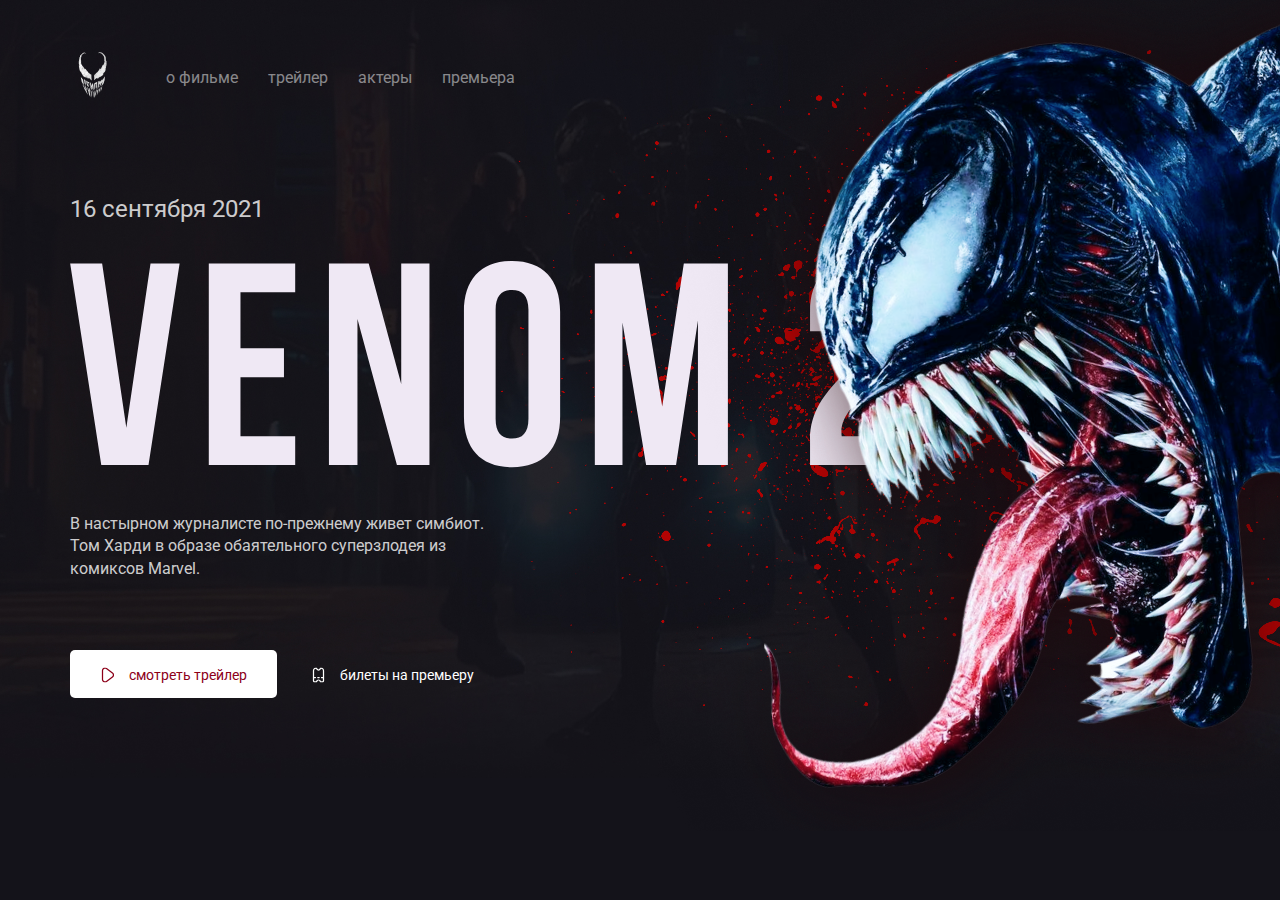
<file: index.html>
<!DOCTYPE html>
<html lang="ru">
<head>
    <meta charset="UTF-8">
    <title>Главная — Venom 2</title>
    <link rel="preconnect" href="https://fonts.gstatic.com">
    <link href="https://fonts.googleapis.com/css2?family=Roboto:wght@400;700&display=swap" rel="stylesheet">
    <link rel="stylesheet" href="css/normalize.css">
    <link rel="stylesheet" href="css/style.css">
</head>
<body class="blood">
    <div class="container">
            <header class="header">
        <a href="/" class="logo-link">
            <img src="img/logo.png" alt="logo: venom" class="logo-image">
        </a>
        <nav class="nav">
            <ul class="nav-menu">
                <li class="nav-menu-item">
                    <a href="about.html" class="nav-menu-link">о фильме</a>
                </li>
                <li class="nav-menu-item">
                    <a href="trailer.html" class="nav-menu-link">трейлер</a>
                </li>
                <li class="nav-menu-item">
                    <a href="actors.html" class="nav-menu-link">актеры</a>
                </li>
                <li class="nav-menu-item">
                    <a href="premier.html" class="nav-menu-link">премьера</a>
                </li>
            </ul>
        </nav>
    </header>
    <div class="film">
        <div class="film-text">
            <span class="film-date">16 сентября 2021</span>
            <img src="img/venom-2.svg" alt="logo: venom-2" class="film-logo">
            <p class="film-description">В настырном журналисте по-прежнему живет симбиот. Том Харди в образе обаятельного суперзлодея из комиксов Marvel.</p>
        </div>
        <!-- /.film-text -->
        <div class="button-group">
            <button class="button button-primary">
                <img src="img/play.svg" alt="icon: play" class="button-icon">
                <span class="button-text">смотреть трейлер</span>
            </button>
            <a href="trailer.html" class="button button-link">
                <img src="img/ticket.svg" alt="icon: ticket" class="button-icon">
                <span class="button-text">билеты на премьеру</span>
            </a>
        </div>
        <!-- /.button-group -->
    </div>
    <!-- /.hero -->
    </div>
    </div>
    <img src="img/venom.png" alt="photo: venom" class="venom">
</body>
</html>
</file>
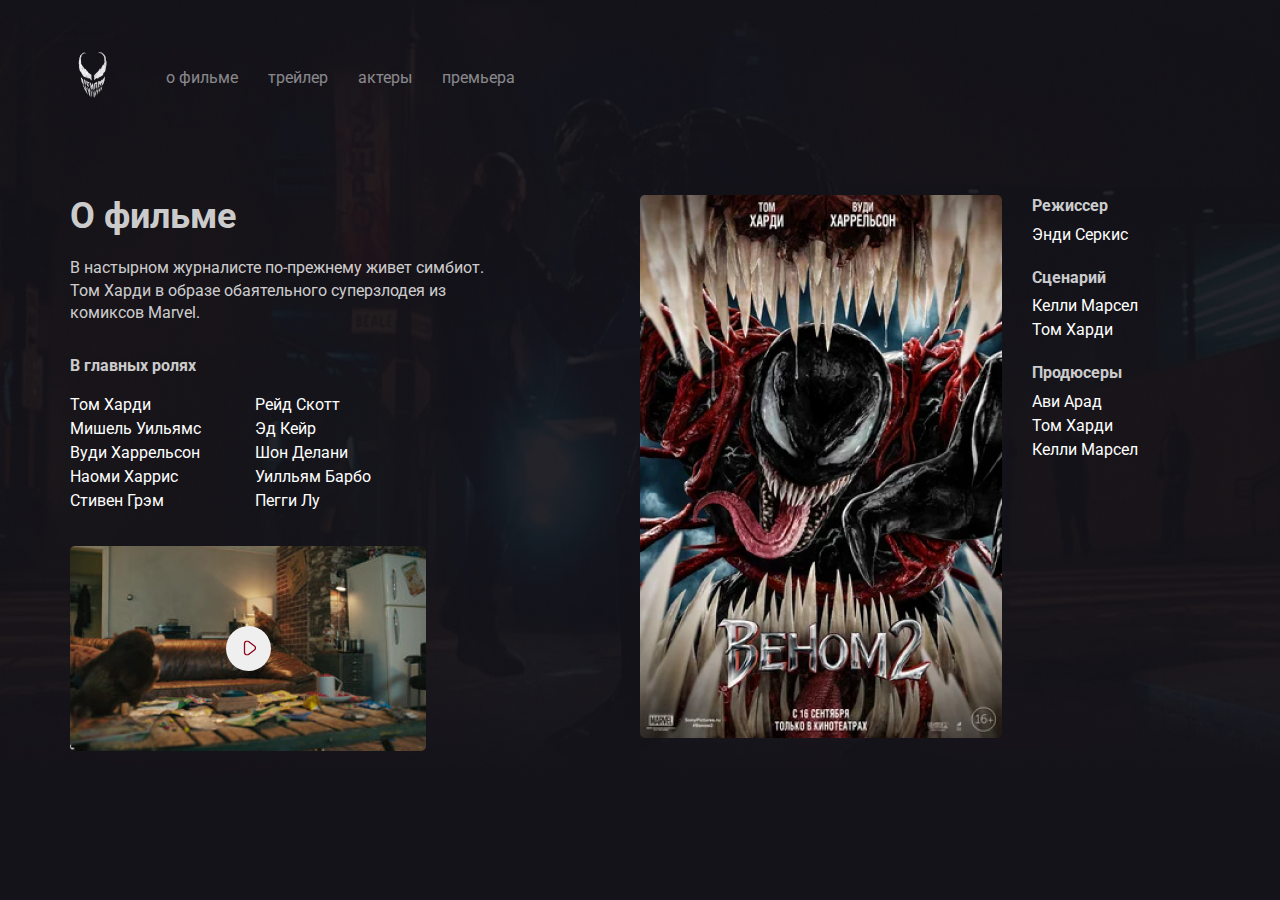
<file: about.html>
<!DOCTYPE html>
<html lang="ru">
<head>
    <meta charset="UTF-8">
    <title>о фильме — Venom 2</title>
    <link href="https://fonts.gstatic.com" rel="preconnect">
    <link href="https://fonts.googleapis.com/css2?family=Roboto:wght@400;700&display=swap" rel="stylesheet">
    <link href="css/normalize.css" rel="stylesheet">
    <link href="css/style.css" rel="stylesheet">
</head>
<body class="primary-bg">
<div class="container">
    <header class="header">
        <a class="logo-link" href="/">
            <img alt="logo: venom" class="logo-image" src="img/logo.png">
        </a>
        <nav class="nav">
            <ul class="nav-menu">
                <li class="nav-menu-item">
                    <a class="nav-menu-link" href="about.html">о фильме</a>
                </li>
                <li class="nav-menu-item">
                    <a class="nav-menu-link" href="trailer.html">трейлер</a>
                </li>
                <li class="nav-menu-item">
                    <a class="nav-menu-link" href="actors.html">актеры</a>
                </li>
                <li class="nav-menu-item">
                    <a class="nav-menu-link" href="premier.html">премьера</a>
                </li>
            </ul>
        </nav>
    </header>
    <div class="content">
        <div class="col">
            <h2 class="content-title">О фильме</h2>
            <p class="content-text">В настырном журналисте по-прежнему живет симбиот. Том Харди в образе обаятельного
                суперзлодея из комиксов Marvel.</p>
            <h3 class="content-subtitle">В главных ролях</h3>
            <ul class="list column-2">
                <li class="list-item">Том Харди</li>
                <li class="list-item">Мишель Уильямс</li>
                <li class="list-item">Вуди Харрельсон</li>
                <li class="list-item">Наоми Харрис</li>
                <li class="list-item">Стивен Грэм</li>
                <li class="list-item">Рейд Скотт</li>
                <li class="list-item">Эд Кейр</li>
                <li class="list-item">Шон Делани</li>
                <li class="list-item">Уилльям Барбо</li>
                <li class="list-item">Пегги Лу</li>
            </ul>
            <div class="trailer">
                <button class="play">
                    <img alt="icon: play" class="play-icon" src="img/play.svg">
                </button>
            </div>
        </div>
        <div class="col">
            <div class="poster-wrapper">
                <img alt="photo: poster venom 2" class="poster" src="img/poster.jpg">
                <div class="creators">
                    <h3 class="content-subtitle">Режиссер</h3>
                    <ul class="list">
                        <li class="list-item">Энди Серкис</li>
                    </ul>
                    <h3 class="content-subtitle">Сценарий</h3>
                    <ul class="list">
                        <li class="list-item">Келли Марсел</li>
                        <li class="list-item">Том Харди</li>
                    </ul>
                    <h3 class="content-subtitle">Продюсеры</h3>
                    <ul class="list">
                        <li class="list-item">Ави Арад</li>
                        <li class="list-item">Том Харди</li>
                        <li class="list-item">Келли Марсел</li>
                    </ul>
                </div>
            </div>
            <!-- /.creators -->
        </div>
    </div>
    <!-- /.hero -->
</div>
</div>
</body>
</html>
</file>
<file: css/style.css>
body {
    background-color: #14131a;
    color: #fff;
    font-family: "Roboto", sans-serif;
}

.button {
    padding: 15px 30px;
    border: none;
    border-radius: 5px;
    text-decoration: none;
    cursor: pointer;
}

.button-icon {
    width: 15px;
}

.button-text, .button-icon {
    display: inline-block;
    vertical-align: middle;
}

.button-text {
    font-size: 14px;
    line-height: 16px;
    margin-left: 10px;
}

.button-primary {
    color: #8D0019;
    background-color: #fff;
}

.button-link {
    color: #fff;
}

.button-group {
    margin-top: 70px;
}

.blood {
    background: url("../img/blood.png") no-repeat right top, #14131a url("../img/background.jpg") no-repeat top center/100%;
}

.primary-bg {
    background: #14131a url("../img/background.jpg") no-repeat top center/100%;
}

.container {
    max-width: 1140px;
    margin: auto;
}

.content {
    display: flex;
}

.content .trailer {
    height: 205px;
    width: 356px;
    background: url("../img/trailer_cover.jpg") no-repeat center / contain;
    border-radius: 5px;
    display: flex;
    align-items: center;
    justify-content: center;
    margin-top: 33px;
}

.content-title {
    font-size: 36px;
    line-height: 42px;
    color: rgba(255, 255, 255, 0.8);
    margin-bottom: 20px;
    margin-top: 0;
}

.content-text {
    font-size: 16px;
    line-height: 140%;
    color: rgba(255, 255, 255, 0.8);
    max-width: 423px;
    margin-bottom: 30px;
}

.content-subtitle {
    font-size: 16px;
    line-height: 140%;
    color: rgba(255, 255, 255, 0.8);
    margin-bottom: 15px;
    margin-top: 0;
}

.content .list {
    list-style: none;
    padding: 0;
}

.column-2 {
    -webkit-column-count: 2;
    -moz-column-count: 2;
    column-count: 2;
    -webkit-column-gap: 20px;
    -moz-column-gap: 20px;
    column-gap: 20px;
    max-width: 350px;
}

.col {
    flex-basis: 50%;
}

.trailer .play {
    height: 45px;
    width: 45px;
    border-radius: 50%;
    border: none;
    cursor: pointer;
}

.trailer .play-icon {
    transform: translate(1px, 2px);
}

.film-date {
    display: block;
    font-size: 24px;
    line-height: 28px;
    color: rgba(255, 255, 255, 0.8);
    margin-bottom: 38px;
}

.film-description {
    font-size: 16px;
    line-height: 140%;
    color: rgba(255, 255, 255, 0.8);
    max-width: 423px;
    margin-top: 40px;
}

.header {
    display: flex;
    align-items: center;
    padding-top: 40px;
    margin-bottom: 80px;
}

.list-item {
    line-height: 1.5;
}

.logo-image {
    height: 71px;
    width: 46px;
}

.logo-link {
    display: inline-block;
    margin-right: 50px;
}

.nav-menu {
    margin: 0;
    padding: 0;
    list-style: none;
    display: flex;
}

.nav-menu-item {
    margin-right: 30px;
}

.nav-menu-link {
    text-decoration: none;
    color: rgba(255, 255, 255, 0.5);
}

.poster {
    border-radius: 5px;
    margin-right: 30px;
    width: 362px;
}

.poster-wrapper {
    display: flex;
    align-items: start;
}

.poster-wrapper .content-subtitle {
    margin-bottom: 5px;
}

.poster-wrapper .list {
    margin: 0;
    margin-bottom: 20px;
}

.venom {
    position: absolute;
    top: 0;
    right: 0;
}
</file>
